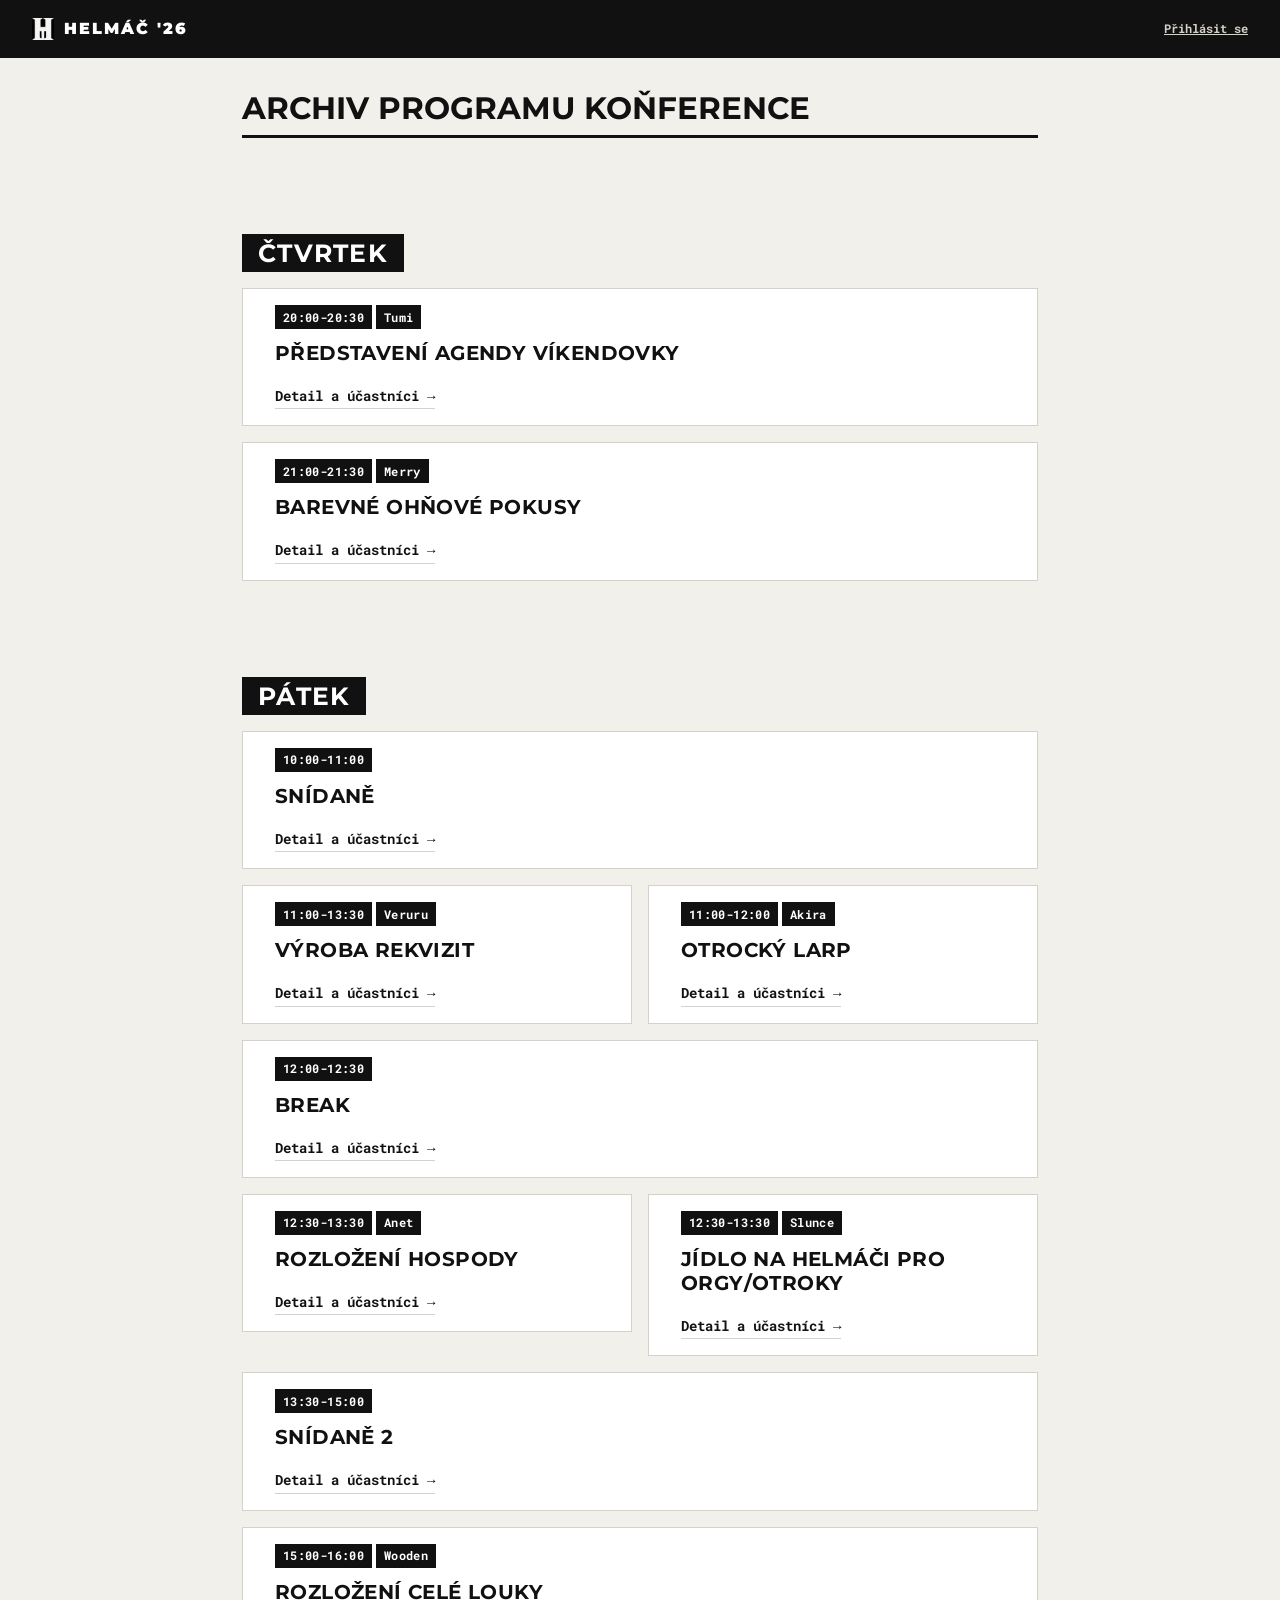
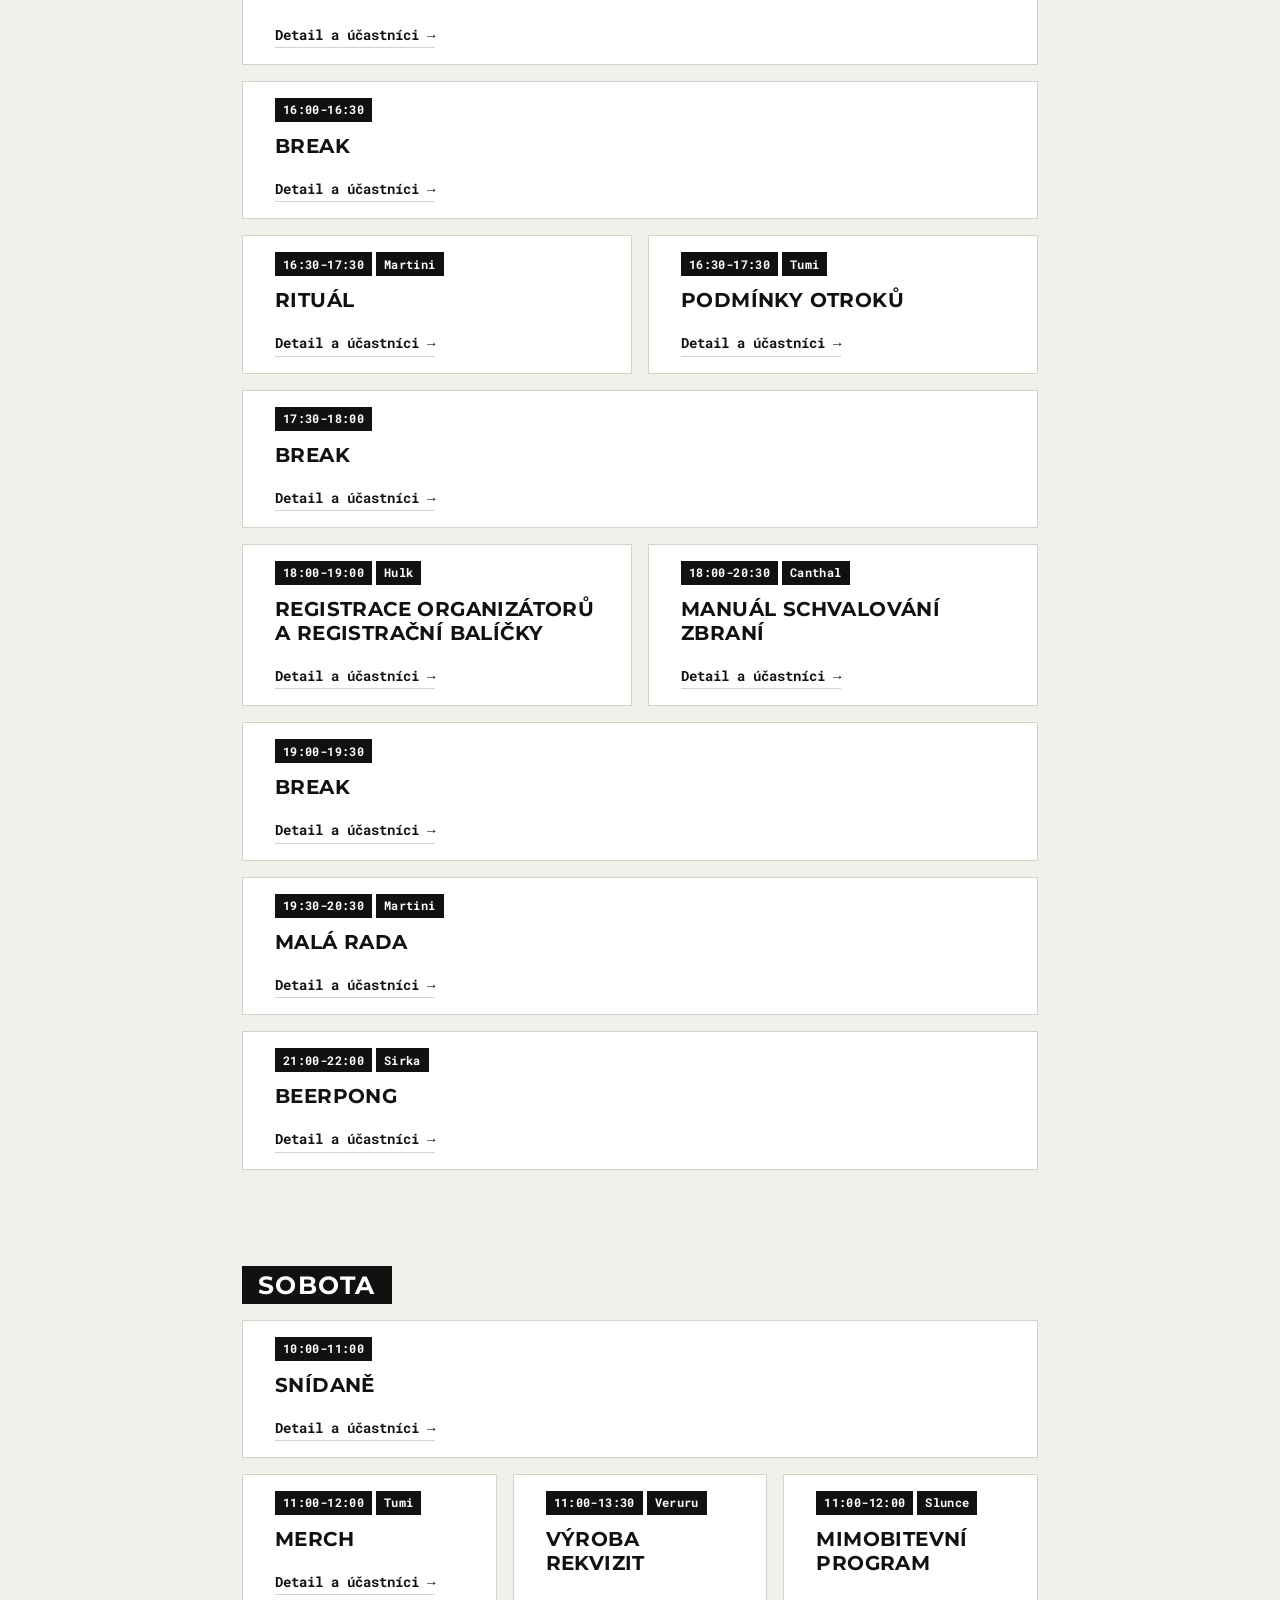
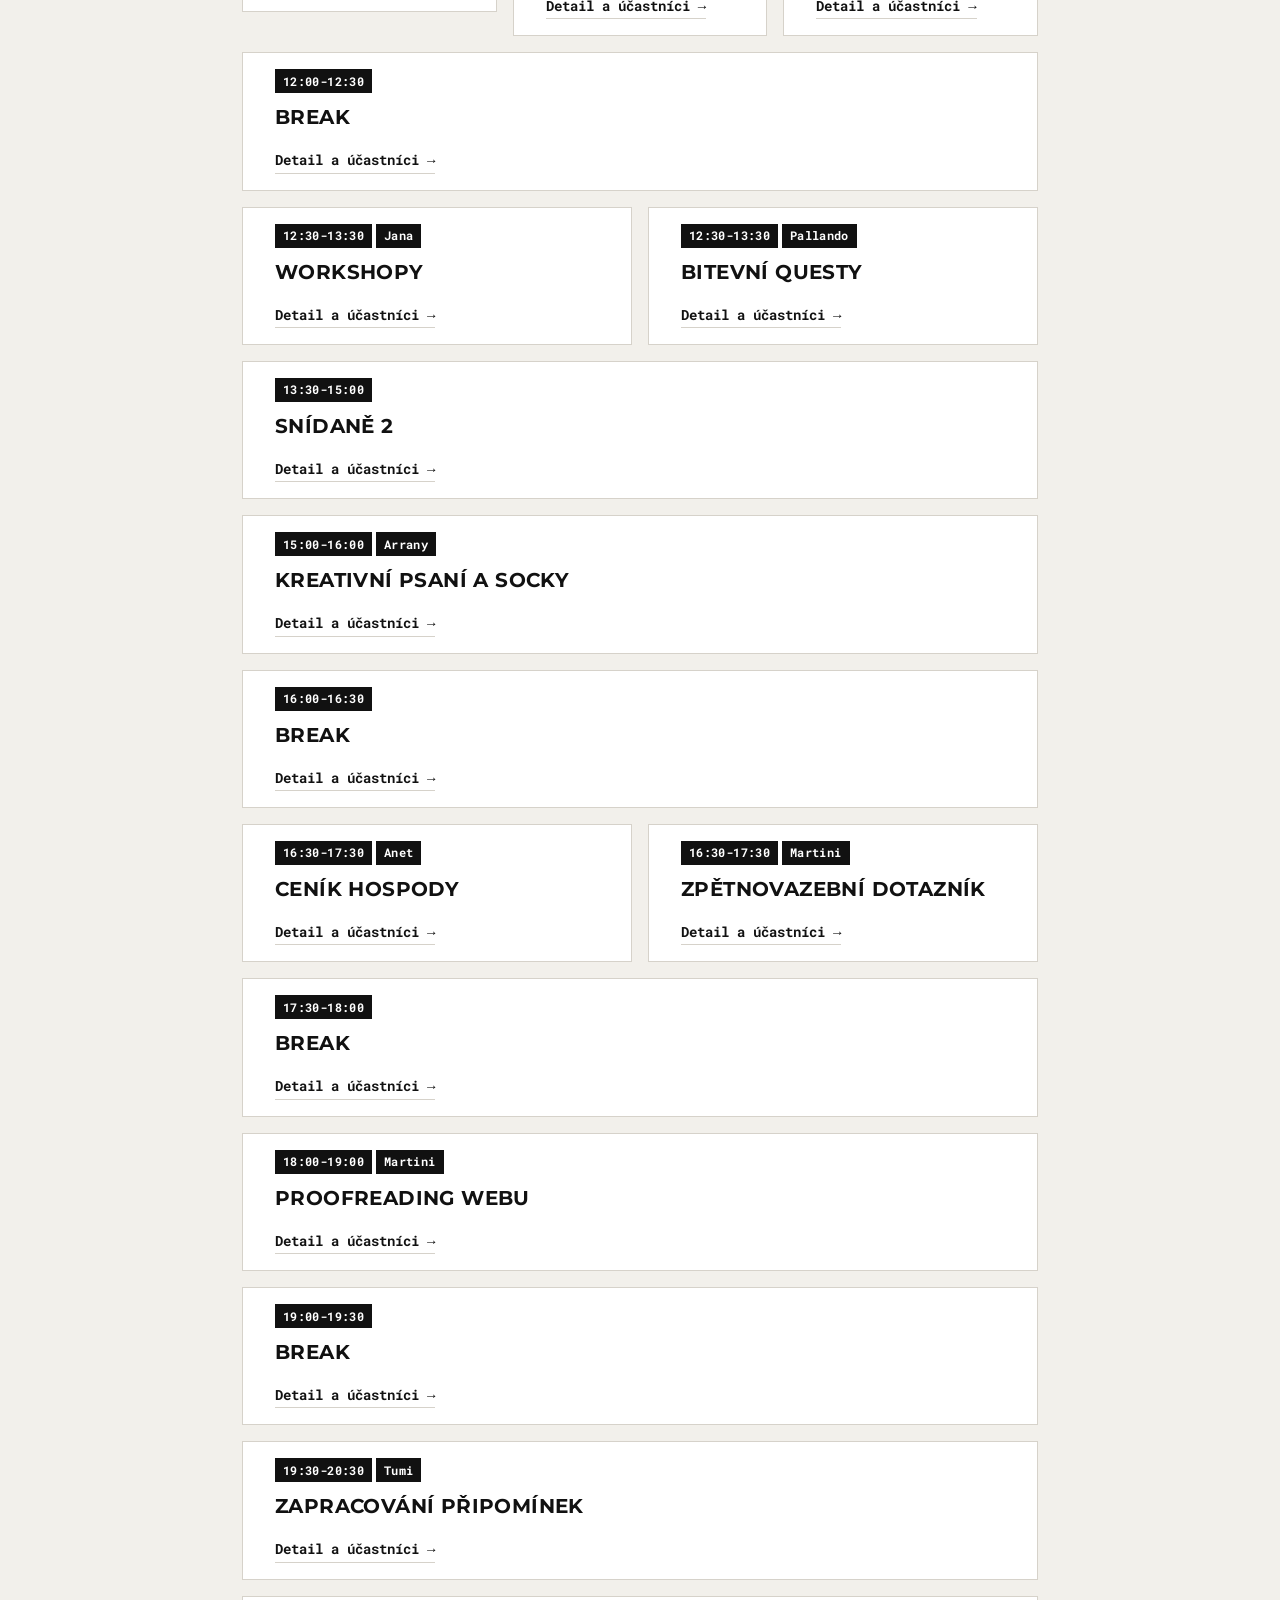
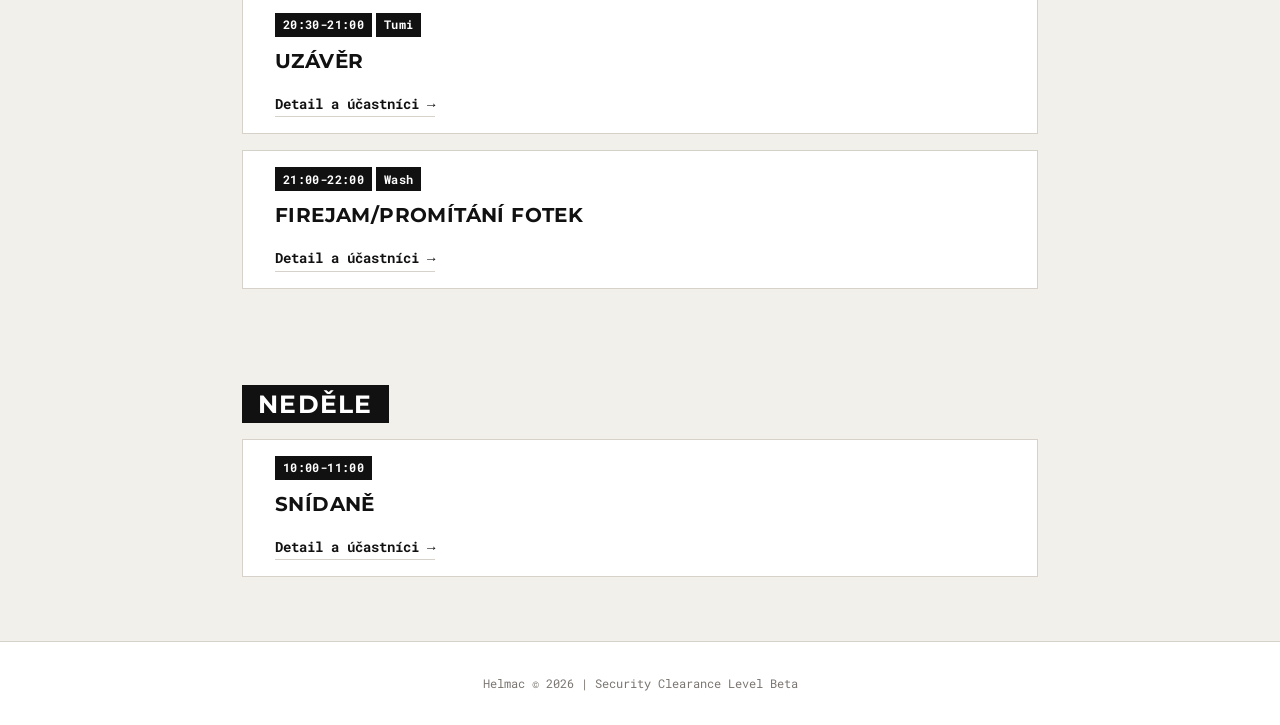
<file: index.html>
<!DOCTYPE html>
<html lang="cs">
<head>
    <meta charset="UTF-8">
    <meta name="viewport" content="width=device-width, initial-scale=1.0, maximum-scale=1.0, user-scalable=no">
    <title>Helmáč Koňference 2026</title>
    <link rel="preconnect" href="https://fonts.googleapis.com">
    <link rel="preconnect" href="https://fonts.gstatic.com" crossorigin>
    <link href="https://fonts.googleapis.com/css2?family=Montserrat:wght@700;900&family=Roboto+Mono:wght@400;700&display=swap" rel="stylesheet">
    <link rel="stylesheet" href="css/styles.css">
</head>
<body>
    <header class="app-header">
        <a href="#/" class="logo">
            <img src="img/logo.png" alt="Logo" class="logo-img">
            HELMÁČ '26
        </a>
        <nav id="nav-user-status"></nav>
    </header>

    <main id="app">
        <!-- Vykreslování obsahu pomocí JS -->
    </main>

    <footer class="app-footer">
        <p>Helmac &copy; 2026 | Security Clearance Level Beta</p>
    </footer>

    <!-- Konfigurace (ignorováno v gitu) -->
    <script src="js/config.js"></script>
    
    <!-- Aplikace jako modul -->
    <script type="module" src="js/app.js"></script>
</body>
</html>
</file>
<file: css/styles.css>
/* ============================================================
   HELMÁČ KOŇFERENCE 2026 — Design System
   Styl: Brutalismus + akcentová červeň
   Paleta: 60-30-10
   Typografie: Major Third Scale (×1.25)
   ============================================================ */

:root {
  /* --- Barvy (60-30-10) --- */
  /* 60% – Dominantní pozadí */
  --color-bg:        #F2F0EB; /* teplá, mírně pergamenová bílá */
  --color-surface:   #FFFFFF; /* čistá bílá pro karty */

  /* 30% – UI, texty, ohraničení */
  --color-ink:       #111111; /* téměř-černá pro text a UI */
  --color-border:    #D6D2CA; /* světlá šedá pro bordery karet */
  --color-muted:     #7A7570; /* přitlumená šedá pro meta texty */

  /* 10% – Akcent (používat střídmě!) */
  --color-accent:    #B91C1C; /* cihlová červeň — primární CTA */
  --color-accent-bg: #FEE2E2; /* velmi světlá růžová — pozadí accent-prvků */

  /* --- Typografická škála (Major Third, ×1.25) --- */
  --text-xs:   0.75rem;   /* 12px — meta, čas, garant */
  --text-sm:   0.875rem;  /* 14px — nav, footer, label */
  --text-base: 1rem;      /* 16px — body text */
  --text-lg:   1.25rem;   /* 20px — název události v kartě */
  --text-xl:   1.563rem;  /* 25px — nadpis dne */
  --text-2xl:  1.953rem;  /* 31px — page-title */

  /* --- Typografie --- */
  --font-heading: 'Montserrat', sans-serif;
  --font-body:    'Roboto Mono', monospace;

  /* --- Spacing --- */
  --spacing-xs: 0.25rem;
  --spacing-sm: 0.5rem;
  --spacing-md: 1rem;
  --spacing-lg: 2rem;
  --spacing-xl: 4rem;

  /* --- Border --- */
  --border-thin:  1px solid var(--color-border);
  --border-bold:  2px solid var(--color-ink);
}

/* ============================================================
   RESET & BASE
   ============================================================ */
* {
  box-sizing: border-box;
  margin: 0;
  padding: 0;
}

body {
  background-color: var(--color-bg);
  color: var(--color-ink);
  font-family: var(--font-body);
  font-size: var(--text-base);
  line-height: 1.6;
  -webkit-font-smoothing: antialiased;
}

h1, h2, h3, h4, h5, h6 {
  font-family: var(--font-heading);
  font-weight: 700;
  line-height: 1.2;
  text-transform: uppercase;
}

/* Výchozí odkaz — pouze tam, kde nemáme specifickou třídu */
a {
  color: var(--color-ink);
  text-decoration: underline;
  font-weight: 700;
}

a:hover {
  color: var(--color-accent);
}

/* ============================================================
   LAYOUT
   ============================================================ */
.app-header {
  background-color: var(--color-ink);
  color: var(--color-surface);
  padding: var(--spacing-md) var(--spacing-lg);
  display: flex;
  justify-content: space-between;
  align-items: center;
  position: sticky;
  top: 0;
  z-index: 100;
}

.app-header a {
  color: var(--color-surface);
  text-decoration: none;
}

.app-header a:hover {
  color: var(--color-accent);
}

.logo {
  font-family: var(--font-heading);
  font-weight: 900;
  font-size: var(--text-base);
  letter-spacing: 0.12em;
  display: flex;
  align-items: center;
  gap: 10px;
}

.logo-img {
  height: 22px;
  width: auto;
  filter: invert(1);
}

#nav-user-status {
  font-size: var(--text-xs);
  color: var(--color-border);
}

#nav-user-status a {
  color: var(--color-border);
  text-decoration: underline;
}

#nav-user-status a:hover {
  color: var(--color-accent);
}

main {
  max-width: 860px;
  margin: 0 auto;
  padding: var(--spacing-lg);
  min-height: calc(100vh - 120px);
}

.app-footer {
  text-align: center;
  padding: var(--spacing-lg);
  font-size: var(--text-xs);
  color: var(--color-muted);
  border-top: var(--border-thin);
  background-color: var(--color-surface);
}

/* ============================================================
   NADPISY STRÁNEK
   ============================================================ */
.page-title {
  font-size: var(--text-2xl);
  margin-bottom: var(--spacing-lg);
  border-bottom: 3px solid var(--color-ink);
  padding-bottom: var(--spacing-sm);
}

.day-title {
  font-size: var(--text-xl);
  margin-top: var(--spacing-xl);
  margin-bottom: var(--spacing-md);
  background-color: var(--color-ink);
  color: var(--color-surface);
  padding: var(--spacing-xs) var(--spacing-md);
  display: inline-block;
  letter-spacing: 0.05em;
}

/* ============================================================
   KALENDÁŘOVÁ MŘÍŽKA
   ============================================================ */

/* Wrapper celého dne — blokový kontejner */
.schedule-day {
  display: block;
  width: 100%;
  margin-bottom: var(--spacing-lg);
}

/* Řádek časového slotu: paralelní události vedle sebe */
.time-slot-row {
  display: flex;
  flex-wrap: nowrap;
  gap: var(--spacing-md);
  margin-bottom: var(--spacing-md);
  align-items: flex-start;
  width: 100%;
}

.time-slot-row .event-card {
  flex: 1 1 0;
  min-width: 0;
}

/* Mobilní: vždy jeden sloupec */
@media (max-width: 767px) {
  .time-slot-row {
    flex-direction: column;
  }
}

/* ============================================================
   KARTA UDÁLOSTI
   ============================================================ */
.event-card {
  background-color: var(--color-surface);
  border: 1px solid var(--color-border);
  padding: var(--spacing-md) var(--spacing-lg);
  display: flex;
  flex-direction: column;
  gap: var(--spacing-xs);
  transition: border-color 0.15s ease, box-shadow 0.15s ease;
}

.event-card:hover {
  border-color: var(--color-ink);
  box-shadow: 3px 3px 0 var(--color-ink);
}

@media (max-width: 767px) {
  .event-card:hover {
    border-color: var(--color-border);
    box-shadow: none;
  }
}

/* Štítky: čas a garant */
.event-tags {
  display: flex;
  gap: var(--spacing-xs);
  flex-wrap: wrap;
  margin-bottom: var(--spacing-xs);
}

.event-time {
  font-family: var(--font-body);
  font-weight: 700;
  font-size: var(--text-xs);
  background-color: var(--color-ink);
  color: var(--color-surface);
  padding: 0.15rem 0.5rem;
  display: inline-block;
  letter-spacing: 0.03em;
}

/* Název události — musí dominovat */
.event-title {
  font-size: var(--text-lg);
  margin-top: var(--spacing-xs);
  margin-bottom: var(--spacing-sm);
  letter-spacing: 0.02em;
}

.event-meta {
  color: var(--color-muted);
  font-size: var(--text-xs);
  border-top: var(--border-thin);
  padding-top: var(--spacing-sm);
  margin-top: var(--spacing-xs);
}

.event-description {
  font-size: var(--text-sm);
  color: var(--color-muted);
  margin-top: var(--spacing-sm);
  margin-bottom: var(--spacing-sm);
}

/* ============================================================
   TLAČÍTKA — HIERARCHIE
   ============================================================ */

/* Primární CTA — accented, pro přihlášení k účasti */
.btn-primary {
  display: inline-block;
  padding: var(--spacing-sm) var(--spacing-lg);
  background-color: var(--color-accent);
  color: var(--color-surface);
  border: 2px solid var(--color-accent);
  font-family: var(--font-heading);
  font-weight: 700;
  font-size: var(--text-sm);
  text-transform: uppercase;
  letter-spacing: 0.05em;
  cursor: pointer;
  text-decoration: none;
  text-align: center;
  transition: background-color 0.15s, color 0.15s;
}

.btn-primary:hover {
  background-color: var(--color-surface);
  color: var(--color-accent);
}

/* Sekundární CTA — outline (zrušit účast, přepínač filtrů) */
.btn, .btn-secondary {
  display: inline-block;
  padding: var(--spacing-sm) var(--spacing-lg);
  background-color: transparent;
  color: var(--color-ink);
  border: 2px solid var(--color-ink);
  font-family: var(--font-heading);
  font-weight: 700;
  font-size: var(--text-sm);
  text-transform: uppercase;
  letter-spacing: 0.05em;
  cursor: pointer;
  text-decoration: none;
  text-align: center;
  transition: background-color 0.15s, color 0.15s;
}

.btn:hover, .btn-secondary:hover {
  background-color: var(--color-ink);
  color: var(--color-surface);
}

/* Aktivní stav přepínače */
.btn-active {
  background-color: var(--color-ink);
  color: var(--color-surface);
}

/* Terciální — textový odkaz s šipkou (pro "Detail a účastníci") */
.btn-link {
  display: inline-block;
  font-family: var(--font-body);
  font-size: var(--text-sm);
  font-weight: 700;
  color: var(--color-ink);
  text-decoration: none;
  border-bottom: 1px solid var(--color-border);
  padding-bottom: 1px;
  margin-top: auto;
  padding-top: var(--spacing-sm);
  background: none;
  border-top: none;
  border-left: none;
  border-right: none;
  cursor: pointer;
  transition: color 0.15s, border-color 0.15s;
  align-self: flex-start;
}

.btn-link:hover {
  color: var(--color-accent);
  border-color: var(--color-accent);
  background: none;
}

/* ============================================================
   PŘEPÍNAČ FILTRŮ
   ============================================================ */
.filter-toggle {
  display: flex;
  gap: var(--spacing-sm);
  margin-bottom: var(--spacing-lg);
}

/* ============================================================
   FORMULÁŘE
   ============================================================ */
.form-group {
  margin-bottom: var(--spacing-md);
}

.form-group label {
  display: block;
  font-weight: 700;
  margin-bottom: var(--spacing-sm);
  text-transform: uppercase;
  font-size: var(--text-xs);
  letter-spacing: 0.08em;
  color: var(--color-muted);
}

.form-group input {
  width: 100%;
  padding: var(--spacing-md);
  border: var(--border-bold);
  font-family: var(--font-body);
  font-size: var(--text-base);
  background-color: var(--color-bg);
  color: var(--color-ink);
  transition: background-color 0.1s;
}

.form-group input:focus {
  outline: none;
  background-color: var(--color-surface);
}

/* ============================================================
   SEZNAM ÚČASTNÍKŮ
   ============================================================ */
.attendee-list {
  list-style: none;
  margin-top: var(--spacing-md);
  border-top: var(--border-bold);
  padding-top: var(--spacing-md);
}

.attendee-list h3 {
  font-size: var(--text-sm);
  letter-spacing: 0.08em;
  color: var(--color-muted);
  margin-bottom: var(--spacing-sm);
}

.attendee-list li {
  padding: var(--spacing-sm) 0;
  border-bottom: var(--border-thin);
  display: flex;
  align-items: center;
  font-size: var(--text-sm);
}

.attendee-list li::before {
  content: "—";
  margin-right: var(--spacing-sm);
  color: var(--color-border);
}

/* ============================================================
   ALERTS
   ============================================================ */
.alert {
  padding: var(--spacing-md);
  margin-bottom: var(--spacing-md);
  border-left: 4px solid var(--color-ink);
  background-color: var(--color-surface);
  font-size: var(--text-sm);
}

.alert-success {
  border-color: #15803D;
  color: #15803D;
}

.alert-error {
  border-color: var(--color-accent);
  color: var(--color-accent);
}

/* ============================================================
   UTILITIES
   ============================================================ */
.text-center { text-align: center; }
.mt-2 { margin-top: var(--spacing-md); }
.mt-4 { margin-top: var(--spacing-lg); }
.mb-2 { margin-bottom: var(--spacing-md); }
.hidden { display: none !important; }

/* ============================================================
   RESPONZIVITA — MOBIL (max 767px)
   ============================================================ */
@media (max-width: 767px) {
  main {
    padding: var(--spacing-md);
  }

  .page-title {
    font-size: var(--text-xl);
  }

  .day-title {
    font-size: var(--text-lg);
    margin-top: var(--spacing-lg);
  }

  .event-title {
    font-size: var(--text-base);
  }

  .app-header {
    padding: var(--spacing-sm) var(--spacing-md);
  }

  .filter-toggle {
    flex-direction: column;
  }

  .filter-toggle .btn,
  .filter-toggle .btn-secondary,
  .filter-toggle .btn-active {
    width: 100%;
    text-align: center;
  }
}

/* ============================================================
   RESPONZIVITA — DESKTOP (min 600px)
   ============================================================ */
@media (min-width: 600px) {
  .btn-primary,
  .btn,
  .btn-secondary {
    width: auto;
  }
}
</file>
